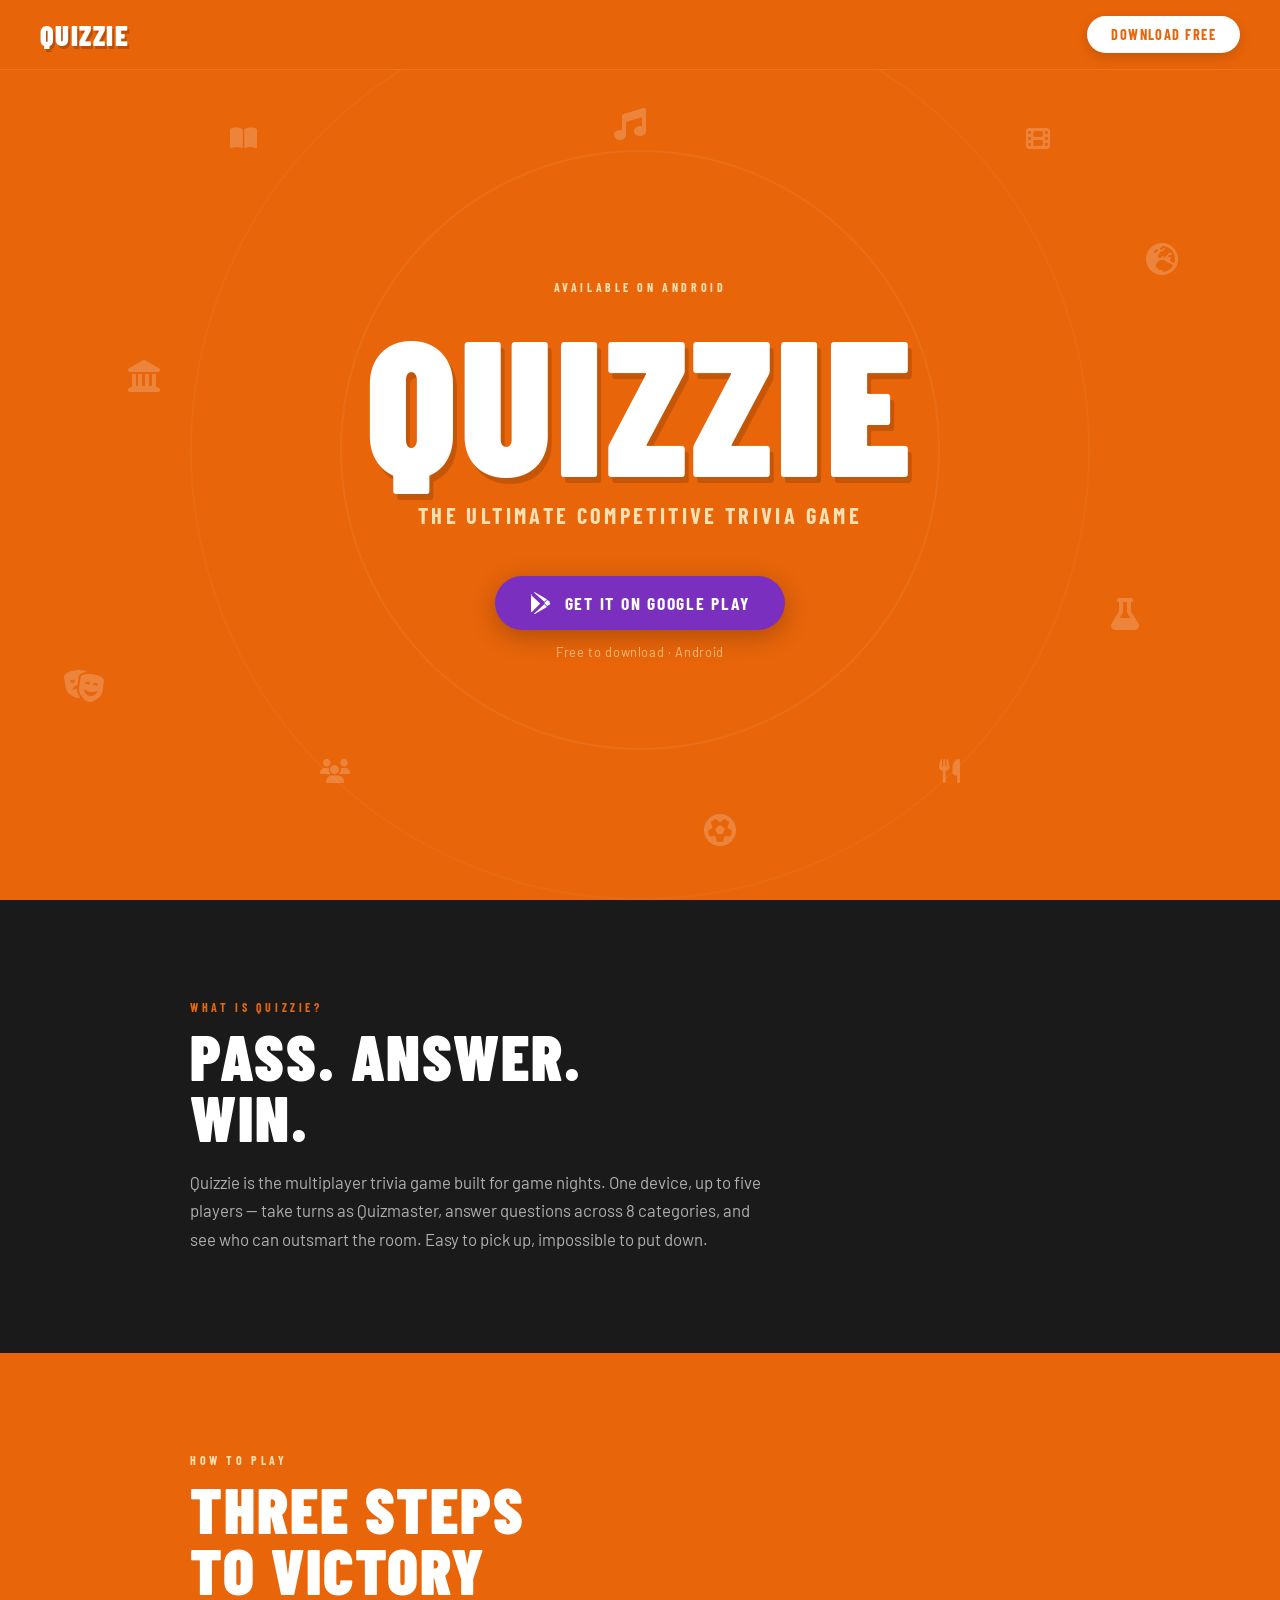
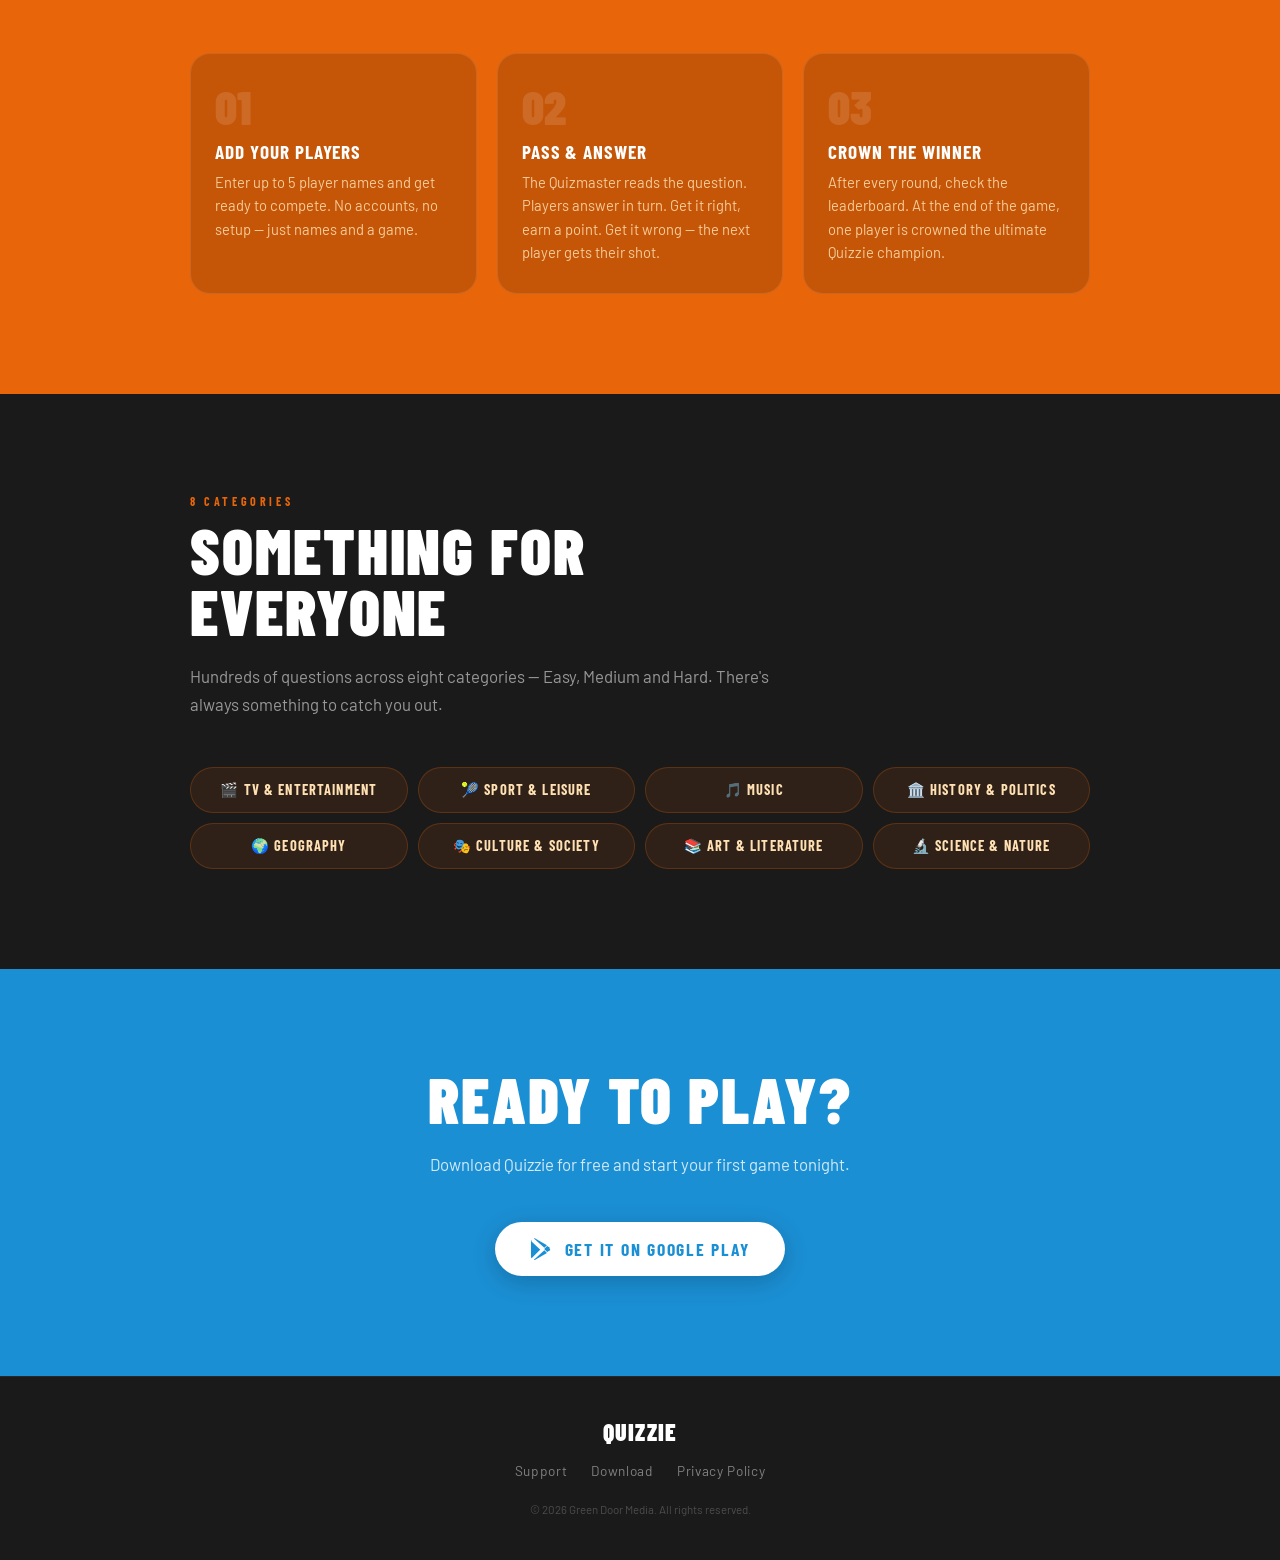
<file: index.html>
<!DOCTYPE html>
<html lang="en">
<head>
    <meta charset="UTF-8">
    <meta name="viewport" content="width=device-width, initial-scale=1.0">
    <meta name="description" content="Quizzie — The Ultimate Competitive Trivia Game. Challenge your friends and family across 8 categories. Available on Android.">
    <title>Quizzie — The Ultimate Competitive Trivia Game</title>
    <link rel="preconnect" href="https://fonts.googleapis.com">
    <link rel="preconnect" href="https://fonts.gstatic.com" crossorigin>
    <link href="https://fonts.googleapis.com/css2?family=Barlow+Condensed:ital,wght@0,400;0,700;0,900;1,700&family=Barlow:wght@400;500&display=swap" rel="stylesheet">
    <link rel="stylesheet" href="https://cdnjs.cloudflare.com/ajax/libs/font-awesome/6.5.0/css/all.min.css">
    <link rel="stylesheet" href="styles.css">
</head>
<body>

<!-- NAV -->
<nav>
    <a href="#" class="nav-logo">Quizzie</a>
    <a href="#download" class="nav-cta">Download Free</a>
</nav>

<!-- HERO -->
<section class="hero">
    <!-- Floating background icons — circular arrangement -->
    <i class="fa-solid fa-music hero-icon"         style="top:12%;   left:48%;   animation-delay:0s;"></i>
    <i class="fa-solid fa-film hero-icon"          style="top:14%;  right:18%;  animation-delay:0.5s; font-size:1.5rem;"></i>
    <i class="fa-solid fa-earth-europe hero-icon"  style="top:27%;  right:8%;   animation-delay:1s;"></i>
    <i class="fa-solid fa-utensils hero-icon"      style="bottom:13%; right:25%; animation-delay:1.5s; font-size:1.5rem;"></i>
    <i class="fa-solid fa-futbol hero-icon"        style="bottom:6%; left:55%;  animation-delay:2s;"></i>
    <i class="fa-solid fa-users hero-icon"         style="bottom:13%; left:25%; animation-delay:2.5s; font-size:1.5rem;"></i>
    <i class="fa-solid fa-landmark hero-icon"      style="top:40%;  left:10%;    animation-delay:3s;"></i>
    <i class="fa-solid fa-book-open hero-icon"     style="top:14%;  left:18%;   animation-delay:3.5s; font-size:1.5rem;"></i>
    <i class="fa-solid fa-flask hero-icon"         style="bottom:30%;  right:11%;   animation-delay:4s;"></i>
    <i class="fa-solid fa-masks-theater hero-icon" style="bottom:22%; left:5%;  animation-delay:4.5s;"></i>

    <p class="hero-eyebrow">Available on Android</p>
    <h1 class="hero-logo">Quizzie</h1>
    <p class="hero-tagline">The Ultimate Competitive Trivia Game</p>
    <div class="hero-actions">
        <a href="#download" class="btn-dark">
            <svg viewBox="0 0 24 24" fill="currentColor" aria-hidden="true">
                <path d="M3.18 23.76c.3.17.64.24.99.2l13.24-7.64-2.87-2.87L3.18 23.76zM.54 1.96C.2 2.37 0 2.96 0 3.71v16.58c0 .75.2 1.34.55 1.75l.09.09 9.29-9.29v-.22L.63 3.87.54 1.96zM20.37 10.43l-2.77-1.6-3.2 3.2 3.2 3.2 2.79-1.61c.8-.46.8-1.21-.02-1.67v-.52zM4.17.24L17.41 7.87l-2.87 2.87L3.18.44A1.17 1.17 0 014.17.24z"/>
            </svg>
            Get it on Google Play
        </a>
        <p class="hero-note">Free to download &middot; Android</p>
    </div>
</section>

<!-- ABOUT -->
<section class="about">
    <div class="container">
        <p class="section-eyebrow">What is Quizzie?</p>
        <h2 class="section-title">Pass. Answer.<br>Win.</h2>
        <p class="section-body">Quizzie is the multiplayer trivia game built for game nights. One device, up to five players — take turns as Quizmaster, answer questions across 8 categories, and see who can outsmart the room. Easy to pick up, impossible to put down.</p>
    </div>
</section>

<!-- HOW IT WORKS -->
<section class="how">
    <div class="container">
        <p class="section-eyebrow">How to play</p>
        <h2 class="section-title">Three Steps<br>to Victory</h2>
        <div class="steps">
            <div class="step">
                <div class="step-number">01</div>
                <div class="step-title">Add Your Players</div>
                <p class="step-body">Enter up to 5 player names and get ready to compete. No accounts, no setup — just names and a game.</p>
            </div>
            <div class="step">
                <div class="step-number">02</div>
                <div class="step-title">Pass &amp; Answer</div>
                <p class="step-body">The Quizmaster reads the question. Players answer in turn. Get it right, earn a point. Get it wrong — the next player gets their shot.</p>
            </div>
            <div class="step">
                <div class="step-number">03</div>
                <div class="step-title">Crown the Winner</div>
                <p class="step-body">After every round, check the leaderboard. At the end of the game, one player is crowned the ultimate Quizzie champion.</p>
            </div>
        </div>
    </div>
</section>

<!-- CATEGORIES -->
<section class="categories">
    <div class="container">
        <p class="section-eyebrow">8 Categories</p>
        <h2 class="section-title">Something for<br>Everyone</h2>
        <p class="section-body">Hundreds of questions across eight categories — Easy, Medium and Hard. There's always something to catch you out.</p>
        <div class="category-grid">
            <div class="category-pill">🎬 TV &amp; Entertainment</div>
            <div class="category-pill">🎾 Sport &amp; Leisure</div>
            <div class="category-pill">🎵 Music</div>
            <div class="category-pill">🏛️ History &amp; Politics</div>
            <div class="category-pill">🌍 Geography</div>
            <div class="category-pill">🎭 Culture &amp; Society</div>
            <div class="category-pill">📚 Art &amp; Literature</div>
            <div class="category-pill">🔬 Science &amp; Nature</div>
        </div>
    </div>
</section>

<!-- DOWNLOAD CTA -->
<section class="cta-section" id="download">
    <div class="container">
        <h2 class="section-title">Ready to Play?</h2>
        <p class="section-body">Download Quizzie for free and start your first game tonight.</p>
        <a href="https://play.google.com/store/apps/details?id=com.greendoormedia.quiz.app" class="btn-white">
            <svg viewBox="0 0 24 24" fill="currentColor" aria-hidden="true">
                <path d="M3.18 23.76c.3.17.64.24.99.2l13.24-7.64-2.87-2.87L3.18 23.76zM.54 1.96C.2 2.37 0 2.96 0 3.71v16.58c0 .75.2 1.34.55 1.75l.09.09 9.29-9.29v-.22L.63 3.87.54 1.96zM20.37 10.43l-2.77-1.6-3.2 3.2 3.2 3.2 2.79-1.61c.8-.46.8-1.21-.02-1.67v-.52zM4.17.24L17.41 7.87l-2.87 2.87L3.18.44A1.17 1.17 0 014.17.24z"/>
            </svg>
            Get it on Google Play
        </a>
    </div>
</section>

<!-- FOOTER -->
<footer>
    <div class="footer-logo">Quizzie</div>
    <div class="footer-links">
        <a href="mailto:greendoormediasupport@gmail.com">Support</a>
        <a href="#download">Download</a>
        <a href="privacy.html">Privacy Policy</a>
    </div>
    <p class="footer-credit">
        &copy; 2026 Green Door Media. All rights reserved.<br>
    </p>
</footer>

</body>
</html>
</file>
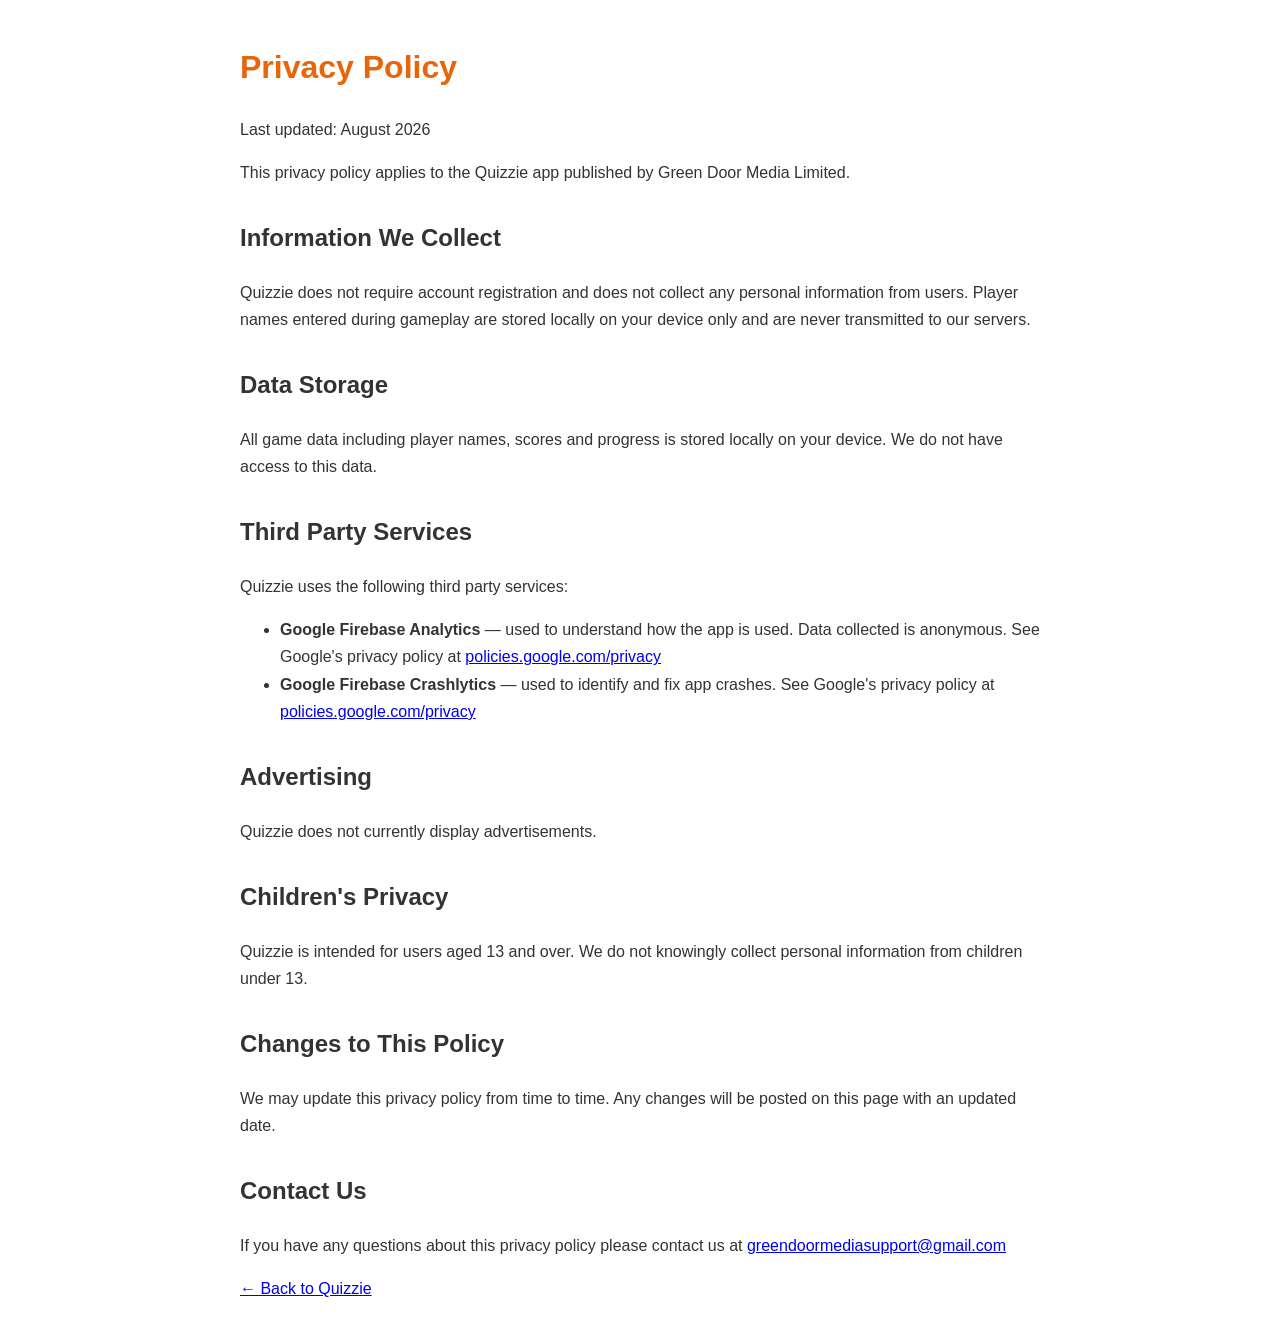
<file: privacy.html>
<!DOCTYPE html>
<html lang="en">
<head>
    <meta charset="UTF-8">
    <meta name="viewport" content="width=device-width, initial-scale=1.0">
    <title>Privacy Policy — Quizzie</title>
    <style>
        body { font-family: sans-serif; max-width: 800px; margin: 40px auto; padding: 0 24px; color: #333; line-height: 1.7; }
        h1 { color: #E8650A; }
        h2 { margin-top: 32px; }
    </style>
</head>
<body>
    <h1>Privacy Policy</h1>
    <p>Last updated: August 2026</p>
    <p>This privacy policy applies to the Quizzie app published by Green Door Media Limited.</p>

    <h2>Information We Collect</h2>
    <p>Quizzie does not require account registration and does not collect any personal information from users. Player names entered during gameplay are stored locally on your device only and are never transmitted to our servers.</p>

    <h2>Data Storage</h2>
    <p>All game data including player names, scores and progress is stored locally on your device. We do not have access to this data.</p>

    <h2>Third Party Services</h2>
    <p>Quizzie uses the following third party services:</p>
    <ul>
        <li><strong>Google Firebase Analytics</strong> — used to understand how the app is used. Data collected is anonymous. See Google's privacy policy at <a href="https://policies.google.com/privacy">policies.google.com/privacy</a></li>
        <li><strong>Google Firebase Crashlytics</strong> — used to identify and fix app crashes. See Google's privacy policy at <a href="https://policies.google.com/privacy">policies.google.com/privacy</a></li>
    </ul>

    <h2>Advertising</h2>
    <p>Quizzie does not currently display advertisements.</p>

    <h2>Children's Privacy</h2>
    <p>Quizzie is intended for users aged 13 and over. We do not knowingly collect personal information from children under 13.</p>

    <h2>Changes to This Policy</h2>
    <p>We may update this privacy policy from time to time. Any changes will be posted on this page with an updated date.</p>

    <h2>Contact Us</h2>
    <p>If you have any questions about this privacy policy please contact us at <a href="mailto:greendoormediasupport@gmail.com">greendoormediasupport@gmail.com</a></p>

    <p><a href="/">← Back to Quizzie</a></p>
</body>
</html>
</file>
<file: styles.css>
*, *::before, *::after { box-sizing: border-box; margin: 0; padding: 0; }

:root {
    --orange:    #E8650A;
    --blue:      #1B8FD4;
    --white:     #FFFFFF;
    --off-white: #FFE0B2;
    --dark:      #1A1A1A;
    --purple:    #7B2FBE;
}

html { scroll-behavior: smooth; }

body {
    font-family: 'Barlow', sans-serif;
    background: var(--orange);
    color: var(--white);
    overflow-x: hidden;
}

/* ── NAV ── */
nav {
    position: fixed;
    top: 0; left: 0; right: 0;
    z-index: 100;
    padding: 16px 40px;
    display: flex;
    align-items: center;
    justify-content: space-between;
    background: rgba(232,101,10,0.95);
    backdrop-filter: blur(8px);
    border-bottom: 1px solid rgba(255,255,255,0.1);
}
.nav-logo {
    font-family: 'Barlow Condensed', sans-serif;
    font-weight: 900;
    font-size: 1.8rem;
    text-transform: uppercase;
    letter-spacing: 0.05em;
    color: var(--white);
    text-decoration: none;
    text-shadow: 2px 3px 0 rgba(0,0,0,0.2);
}
.nav-cta {
    background: var(--white);
    color: var(--orange);
    font-family: 'Barlow Condensed', sans-serif;
    font-weight: 700;
    font-size: 0.9rem;
    text-transform: uppercase;
    letter-spacing: 0.1em;
    padding: 10px 24px;
    border-radius: 50px;
    text-decoration: none;
    transition: transform 0.15s, box-shadow 0.15s;
    box-shadow: 0 4px 12px rgba(0,0,0,0.15);
}
.nav-cta:hover {
    transform: translateY(-2px);
    box-shadow: 0 6px 20px rgba(0,0,0,0.2);
}

/* ── HERO ── */
.hero {
    min-height: 100vh;
    display: flex;
    flex-direction: column;
    align-items: center;
    justify-content: center;
    text-align: center;
    padding: 120px 24px 80px;
    position: relative;
    overflow: hidden;
}
.hero::before {
    content: '';
    position: absolute;
    width: 600px; height: 600px;
    border-radius: 50%;
    border: 2px solid rgba(255,255,255,0.06);
    top: 50%; left: 50%;
    transform: translate(-50%, -50%);
    pointer-events: none;
}
.hero::after {
    content: '';
    position: absolute;
    width: 900px; height: 900px;
    border-radius: 50%;
    border: 2px solid rgba(255,255,255,0.04);
    top: 50%; left: 50%;
    transform: translate(-50%, -50%);
    pointer-events: none;
}
.hero-eyebrow {
    color: var(--off-white);
    font-family: 'Barlow Condensed', sans-serif;
    font-weight: 700;
    font-size: 0.75rem;
    letter-spacing: 0.3em;
    text-transform: uppercase;
    margin-bottom: 20px;
    opacity: 0;
    animation: fadeUp 0.6s ease forwards 0.2s;
}
.hero-logo {
    font-family: 'Barlow Condensed', sans-serif;
    font-weight: 900;
    font-size: clamp(5rem, 18vw, 12rem);
    text-transform: uppercase;
    letter-spacing: 0.02em;
    line-height: 0.9;
    text-shadow: 4px 6px 0 rgba(0,0,0,0.15);
    margin-bottom: 16px;
    opacity: 0;
    animation: fadeUp 0.6s ease forwards 0.4s;
}
.hero-tagline {
    font-family: 'Barlow Condensed', sans-serif;
    font-weight: 700;
    font-size: clamp(1rem, 3vw, 1.4rem);
    text-transform: uppercase;
    letter-spacing: 0.15em;
    color: var(--off-white);
    margin-bottom: 48px;
    opacity: 0;
    animation: fadeUp 0.6s ease forwards 0.6s;
}
.hero-actions {
    display: flex;
    flex-direction: column;
    align-items: center;
    gap: 14px;
    opacity: 0;
    animation: fadeUp 0.6s ease forwards 0.8s;
}
.hero-icon {
    position: absolute;
    font-size: 2rem;
    color: #FFFFFF;
    opacity: 0.2;
    animation: float 6s ease-in-out infinite;
    pointer-events: none;
    user-select: none;
}

@keyframes float {
    0%, 100% { transform: translateY(0px) rotate(0deg); }
    50% { transform: translateY(-12px) rotate(4deg); }
}
.btn-dark {
    display: inline-flex;
    align-items: center;
    gap: 12px;
    background: #7B2FBE;
    color: var(--white);
    font-family: 'Barlow Condensed', sans-serif;
    font-weight: 700;
    font-size: 1.1rem;
    text-transform: uppercase;
    letter-spacing: 0.1em;
    padding: 16px 36px;
    border-radius: 50px;
    text-decoration: none;
    transition: transform 0.15s, box-shadow 0.15s;
    box-shadow: 0 6px 24px rgba(0,0,0,0.25);
}
.btn-dark:hover {
    transform: translateY(-3px);
    box-shadow: 0 10px 32px rgba(0,0,0,0.3);
}
.btn-dark svg { width: 22px; height: 22px; flex-shrink: 0; }
.hero-note {
    font-size: 0.8rem;
    color: var(--off-white);
    opacity: 0.7;
    letter-spacing: 0.05em;
}

/* ── SECTIONS ── */
.container { max-width: 900px; margin: 0 auto; }

.section-eyebrow {
    font-family: 'Barlow Condensed', sans-serif;
    font-weight: 700;
    font-size: 0.75rem;
    letter-spacing: 0.3em;
    text-transform: uppercase;
    margin-bottom: 12px;
}
.section-title {
    font-family: 'Barlow Condensed', sans-serif;
    font-weight: 900;
    font-size: clamp(2.5rem, 6vw, 4rem);
    text-transform: uppercase;
    letter-spacing: 0.03em;
    line-height: 0.95;
    margin-bottom: 20px;
}
.section-body {
    font-size: 1.05rem;
    line-height: 1.7;
    max-width: 580px;
}

/* ── ABOUT ── */
.about {
    background: var(--dark);
    padding: 100px 24px;
}
.about .section-eyebrow { color: var(--orange); }
.about .section-body { color: rgba(255,255,255,0.65); }

/* ── HOW IT WORKS ── */
.how {
    background: var(--orange);
    padding: 100px 24px;
}
.how .section-eyebrow { color: var(--off-white); }

.steps {
    display: grid;
    grid-template-columns: repeat(auto-fit, minmax(240px, 1fr));
    gap: 20px;
    margin-top: 52px;
}
.step {
    background: rgba(0,0,0,0.15);
    border-radius: 20px;
    padding: 28px 24px;
    border: 1px solid rgba(255,255,255,0.1);
}
.step-number {
    font-family: 'Barlow Condensed', sans-serif;
    font-weight: 900;
    font-size: 3rem;
    color: rgba(255,255,255,0.12);
    line-height: 1;
    margin-bottom: 10px;
}
.step-title {
    font-family: 'Barlow Condensed', sans-serif;
    font-weight: 700;
    font-size: 1.2rem;
    text-transform: uppercase;
    letter-spacing: 0.05em;
    margin-bottom: 8px;
}
.step-body {
    font-size: 0.92rem;
    line-height: 1.6;
    color: var(--off-white);
    opacity: 0.85;
}

/* ── CATEGORIES ── */
.categories {
    background: var(--dark);
    padding: 100px 24px;
}
.categories .section-eyebrow { color: var(--orange); }
.categories .section-body { color: rgba(255,255,255,0.55); margin-top: 12px; }

.category-grid {
    display: grid;
    grid-template-columns: repeat(4, 1fr);
    gap: 10px;
    margin-top: 48px;
}
.category-pill {
    display: flex;
    align-items: center;
    justify-content: center;
    background: rgba(232,101,10,0.1);
    border: 1px solid rgba(232,101,10,0.25);
    border-radius: 50px;
    padding: 13px 18px;
    text-align: center;
    font-family: 'Barlow Condensed', sans-serif;
    font-weight: 700;
    font-size: 0.9rem;
    text-transform: uppercase;
    letter-spacing: 0.08em;
    color: var(--off-white);
    transition: background 0.2s, border-color 0.2s;
}
.category-pill:hover {
    background: rgba(232,101,10,0.22);
    border-color: rgba(232,101,10,0.5);
}

/* ── CTA ── */
.cta-section {
    background: var(--blue);
    padding: 100px 24px;
    text-align: center;
}
.cta-section .section-body {
    color: rgba(255,255,255,0.8);
    margin: 14px auto 44px;
}
.btn-white {
    display: inline-flex;
    align-items: center;
    gap: 12px;
    background: var(--white);
    color: var(--blue);
    font-family: 'Barlow Condensed', sans-serif;
    font-weight: 700;
    font-size: 1.1rem;
    text-transform: uppercase;
    letter-spacing: 0.1em;
    padding: 16px 36px;
    border-radius: 50px;
    text-decoration: none;
    transition: transform 0.15s, box-shadow 0.15s;
    box-shadow: 0 6px 24px rgba(0,0,0,0.2);
}
.btn-white:hover {
    transform: translateY(-3px);
    box-shadow: 0 10px 32px rgba(0,0,0,0.25);
}
.btn-white svg { width: 22px; height: 22px; flex-shrink: 0; }

/* ── FOOTER ── */
footer {
    background: var(--dark);
    padding: 40px 24px;
    text-align: center;
    border-top: 1px solid rgba(255,255,255,0.05);
}
.footer-logo {
    font-family: 'Barlow Condensed', sans-serif;
    font-weight: 900;
    font-size: 1.5rem;
    text-transform: uppercase;
    letter-spacing: 0.05em;
    margin-bottom: 16px;
}
.footer-links {
    display: flex;
    align-items: center;
    justify-content: center;
    gap: 24px;
    margin-bottom: 20px;
    flex-wrap: wrap;
}
.footer-links a {
    color: rgba(255,255,255,0.45);
    text-decoration: none;
    font-size: 0.85rem;
    letter-spacing: 0.05em;
    transition: color 0.15s;
}
.footer-links a:hover { color: var(--white); }
.footer-credit {
    font-size: 0.72rem;
    color: rgba(255,255,255,0.22);
    line-height: 1.8;
}
.footer-credit a {
    color: rgba(255,255,255,0.32);
    text-decoration: none;
}
.footer-credit a:hover { color: rgba(255,255,255,0.55); }

/* ── ANIMATION ── */
@keyframes fadeUp {
    from { opacity: 0; transform: translateY(24px); }
    to   { opacity: 1; transform: translateY(0); }
}

/* ── RESPONSIVE ── */
@media (max-width: 600px) {
    nav { padding: 14px 20px; }
    .nav-logo { font-size: 1.4rem; }
    .hero { padding: 100px 20px 60px; }
    .about, .how, .categories, .cta-section { padding: 72px 20px; }
    .steps { grid-template-columns: 1fr; }
    .category-grid { grid-template-columns: repeat(2, 1fr); }
}

@media (prefers-reduced-motion: reduce) {
    .hero-eyebrow, .hero-logo, .hero-tagline, .hero-actions {
        opacity: 1; animation: none;
    }
}
</file>
